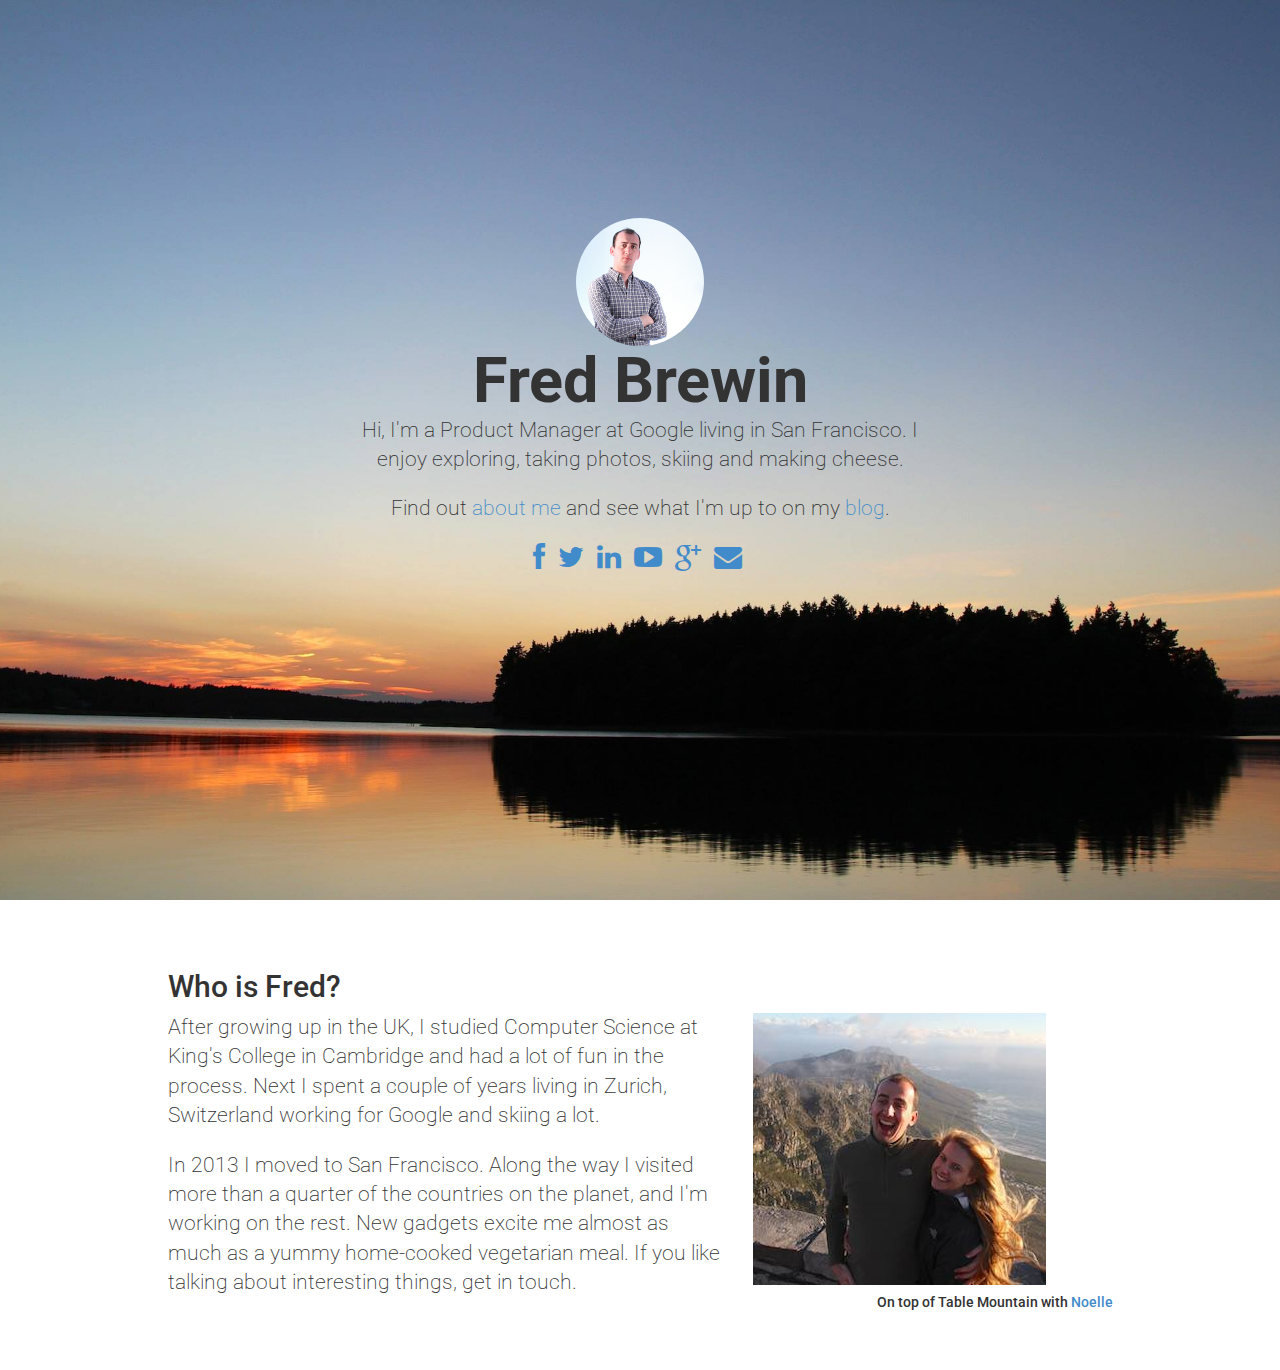
<file: index.html>
<!DOCTYPE html>
<html lang="en">

<head>
    <meta charset="utf-8">
    <meta name="viewport" content="width=device-width, initial-scale=1.0">
    <meta name="description" content="">
    <meta name="author" content="">

    <title>Fred Brewin</title>
	<link href='http://fonts.googleapis.com/css?family=Roboto:700,500,300' rel='stylesheet' type='text/css'>
    <!-- Bootstrap core CSS -->
    <link href="css/bootstrap.css" rel="stylesheet">

    <!-- Add custom CSS here -->
    <link href="css/stylish-portfolio.css" rel="stylesheet">
    <link href="font-awesome/css/font-awesome.min.css" rel="stylesheet">
    <link rel="icon" href="favicon.ico" type="image/x-icon"> 
	<link rel="shortcut icon" href="favicon.ico" type="image/x-icon"> 
</head>

<body>
    <!-- Full Page Image Header Area -->
    <div id="top" class="header">
        <div class="vert-text">
			<div class="col-md-6 col-md-offset-3 text-center">
			<img src="img/fred@2x.jpg" width="128px" height="128px" class="img-responsive img-circle center-block"/>
            <h1>Fred Brewin</h1>
            <p class="lead">Hi, I'm a Product Manager at Google living in San Francisco. I enjoy exploring, taking photos, skiing and making cheese.</p>
            <p class="lead">Find out <a href="#about">about me</a> and see what I'm up to on my <a href="blog/">blog</a>.</p>
            	<ul class="list-inline">
                	<li><a href="http://www.facebook.com/fredb"><i class="fa fa-facebook fa-2x"></i></a></li>
					<li><a href="http://www.twitter.com/fbrewin"><i class="fa fa-twitter fa-2x"></i></a></li>
					<li><a href="http://www.linkedin.com/in/brewin"><i class="fa fa-linkedin fa-2x"></i></a></li>
					<li><a href="http://www.youtube.com/fbrewin"><i class="fa fa-youtube-play fa-2x"></i></a></li>
					<li><a href="http://www.google.com/+FredBrewin"><i class="fa fa-google-plus fa-2x"></i></a></li>
					<li><a href="mailto:fred@brewin.me"><i class="fa fa-envelope fa-2x"></i></a></li>
				</ul>
			</div>
        </div>
    </div>
    <!-- /Full Page Image Header Area -->

    <!-- About -->
    <div id="about" class="intro">
        <div class="container">
            <div class="row">
                <div class="col-md-10 col-md-offset-1">
                	<h2>Who is Fred?</h2>
                </div>
                <div class="col-md-6 col-md-offset-1">
                    <p class="lead">After growing up in the UK, I studied Computer Science at King's College in Cambridge and had a lot of fun in the process. Next I spent a couple of years living in Zurich, Switzerland working for Google and skiing a lot.</p>
                    <p class="lead">In 2013 I moved to San Francisco. Along the way I visited more than a quarter of the countries on the planet, and I'm working on the rest. New gadgets excite me almost as much as a yummy home-cooked vegetarian meal. If you like talking about interesting things, get in touch.</p>
                </div>
                <div class="col-md-4 text-right">
                   <img class="img-responsive" src="img/froelle.jpg">
                   <h5>On top of Table Mountain with <a href="http://www.noellephillips.com/">Noelle</a></h5>
                </div>
            </div>
        </div>
    </div>
    <!-- /About -->

    <!-- JavaScript -->
    <script src="js/jquery-1.10.2.js"></script>
    <script src="js/bootstrap.js"></script>
    <script type="text/javascript" src="js/retina.js"></script>

    <!-- Custom JavaScript for the Side Menu and Smooth Scrolling -->
    <script>
    $("#menu-close").click(function(e) {
        e.preventDefault();
        $("#sidebar-wrapper").toggleClass("active");
    });
    </script>
    <script>
    $("#menu-toggle").click(function(e) {
        e.preventDefault();
        $("#sidebar-wrapper").toggleClass("active");
    });
    </script>
    <script>
    $(function() {
        $('a[href*=#]:not([href=#])').click(function() {
            if (location.pathname.replace(/^\//, '') == this.pathname.replace(/^\//, '') || location.hostname == this.hostname) {

                var target = $(this.hash);
                target = target.length ? target : $('[name=' + this.hash.slice(1) + ']');
                if (target.length) {
                    $('html,body').animate({
                        scrollTop: target.offset().top
                    }, 1000);
                    return false;
                }
            }
        });
    });
    </script>

</body>

</html>
</file>
<file: css/stylish-portfolio.css>
/* Global Styles */

html,
body {
  height: 100%;
  width: 100%;
  font-family: 'Roboto', sans-serif;
}

h2 {
	font-family: 'Roboto', sans-serif;
}

h5 {
	font-family: 'Roboto', sans-serif;
}

.vert-text {
  display: table-cell;
  vertical-align: middle;
  text-align: center;
  padding-bottom: 100px;
}

.vert-text h1 {
  padding: 0;
  margin: 0;
  font-weight: 700;
  font-family: 'Roboto', sans-serif;
}

/* Full Page Image Header Area */

.header {
  display: table;
  height: 100%;
  width: 100%;
  position: relative;
  background: url(../img/bg.jpg) no-repeat center center fixed; 
  -webkit-background-size: cover;
  -moz-background-size: cover;
  -o-background-size: cover;
  background-size: cover;
}

/* Intro */

.intro {
  padding: 50px 0;
}


/* Responsive */

@media (max-width: 767px) {
  h1 {
	  font-size: 2.5em;
  }
}
@media (min-width: 768px) {
  h1 {
	  font-size: 4.5em;
  }
}
</file>
